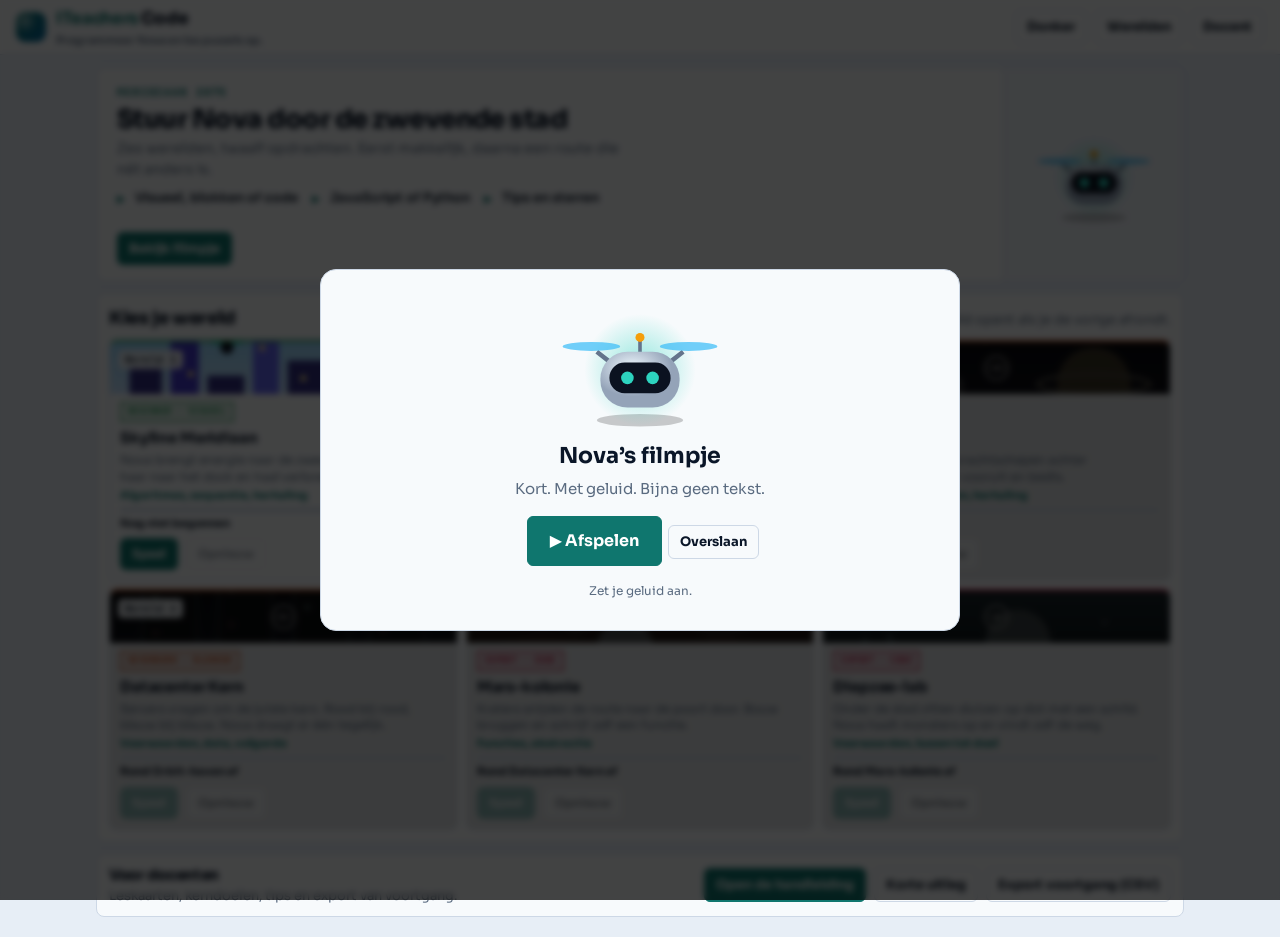
<file: index.html>
<!DOCTYPE html>
<html lang="nl">
<head>
<meta charset="utf-8">
<meta name="viewport" content="width=device-width, initial-scale=1, viewport-fit=cover">
<title>iTeachers Code — Meridiaan 2075</title>
<meta name="description" content="Programmeer Nova in drie niveaus: visueel, blokken of code. Een educatief spel van iTeachers voor groep 7, 8 en het voortgezet onderwijs.">
<link rel="icon" href="data:image/svg+xml,%3Csvg xmlns='http://www.w3.org/2000/svg' viewBox='0 0 32 32'%3E%3Crect rx='8' width='32' height='32' fill='%230f766e'/%3E%3Ccircle cx='16' cy='16' r='6' fill='%23fff'/%3E%3C/svg%3E">
<link rel="stylesheet" href="https://fonts.googleapis.com/css2?family=Sora:wght@500;600;700;800&family=JetBrains+Mono:wght@500;700&display=swap">
<script>
try { var t = localStorage.getItem("itc-theme"); if (t === "light" || t === "dark") document.documentElement.setAttribute("data-theme", t); } catch (e) {}
</script>
<link rel="stylesheet" href="css/app.css?v=20261026a">
</head>
<body class="home">
<header>
  <div class="logo"><span class="lgi" aria-hidden="true"></span><span><b>iTeachers</b> Code<small id="sub">Programmeer Nova en los puzzels op.</small></span></div>
  <div class="gh">
    <nav class="dots" id="dots" aria-label="Opdrachten"></nav>
    <div class="ctrl">
      <button type="button" class="btn" id="themebtn" aria-pressed="false">Donker</button>
      <button type="button" class="btn" id="wbtn">Werelden</button>
      <button type="button" class="btn" id="tbtn" aria-pressed="false">Docent</button>
    </div>
  </div>
</header>

<div id="game">
  <div class="top"><section id="mission" class="panel" aria-live="polite"></section></div>
  <div class="top" id="tn"></div>
  <main>
    <section class="card panel" id="boardCard">
      <div class="ch">
        <h2>Speelveld</h2>
        <div class="ctrl">
          <button type="button" class="btn go" id="run">Start</button>
          <button type="button" class="btn" id="step">Stap</button>
          <button type="button" class="btn" id="pause" disabled>Pauze</button>
          <button type="button" class="btn" id="reset">Opnieuw</button>
          <button type="button" class="btn" id="clear">Wis programma</button>
        </div>
        <div class="speed">
          <label for="speed">Snelheid</label>
          <select id="speed" aria-label="Afspeelsnelheid">
            <option value="500">Langzaam</option>
            <option value="300" selected>Normaal</option>
            <option value="140">Snel</option>
          </select>
          <button type="button" class="btn" id="soundbtn" aria-pressed="true">Geluid</button>
        </div>
      </div>
      <div class="boardwrap">
        <div class="board" id="board"></div>
        <div class="legend" id="legend"></div>
        <div class="msg" id="msg" role="status"></div>
        <div class="hintbox" id="hintbox" hidden>
          <div class="hinthead"><b>Tip</b> <span id="hintn"></span></div>
          <p id="hinttxt"></p>
        </div>
        <div class="ctrl foot">
          <button type="button" class="btn" id="hintbtn">Tip</button>
          <button type="button" class="btn" id="prev">Vorige</button>
          <button type="button" class="btn" id="next">Volgende</button>
        </div>
      </div>
    </section>
    <section class="card panel" id="editorCard">
      <div id="seghost"></div>
      <div id="editor"></div>
    </section>
  </main>
</div>

<div id="home">
  <section class="hero panel">
    <div class="hero-copy">
      <p class="tag mono">Meridiaan 2075</p>
      <h1>Stuur Nova door de zwevende stad</h1>
      <p class="lede">Zes werelden, twaalf opdrachten. Eerst makkelijk, daarna een route die nét anders is.</p>
      <ul class="hero-points">
        <li>Visueel, blokken of code</li>
        <li>JavaScript of Python</li>
        <li>Tips en sterren</li>
      </ul>
      <div class="ctrl hero-actions">
        <button type="button" class="btn go" id="tourbtn">Bekijk filmpje</button>
        <button type="button" class="btn" id="tourreplay" hidden>Bekijk opnieuw</button>
      </div>
    </div>
    <div class="hero-visual" aria-hidden="true">
      <div class="skyline"></div>
      <div class="mascot">
        <svg viewBox="0 0 220 170"><defs><radialGradient id="ng" cx=".4" cy=".3"><stop offset="0" stop-color="#f0f9ff"/><stop offset="1" stop-color="#94a3b8"/></radialGradient><radialGradient id="gl2"><stop offset="0" stop-color="#2dd4bf" stop-opacity=".5"/><stop offset="1" stop-color="#2dd4bf" stop-opacity="0"/></radialGradient></defs><ellipse cx="110" cy="156" rx="54" ry="8" fill="#0003"/><g class="float"><circle cx="110" cy="88" r="70" fill="url(#gl2)"/><path d="M58 68L76 82M162 68L144 82" stroke="#64748b" stroke-width="5"/><ellipse class="rot2" cx="52" cy="62" rx="36" ry="5" fill="#38bdf8" opacity=".7"/><ellipse class="rot2" cx="168" cy="62" rx="36" ry="5" fill="#38bdf8" opacity=".7"/><rect x="62" y="68" width="96" height="66" rx="32" fill="url(#ng)"/><rect x="72" y="80" width="76" height="36" rx="18" fill="#0b1220"/><circle cx="94" cy="98" r="8" fill="#2dd4bf"/><circle cx="126" cy="98" r="8" fill="#2dd4bf"/><path d="M110 68V52" stroke="#64748b" stroke-width="4"/><circle cx="110" cy="50" r="6" fill="#f59e0b"/></g></svg>
      </div>
    </div>
  </section>

  <section class="panel worlds">
    <div class="worlds-head">
      <h2>Kies je wereld</h2>
      <p class="worlds-note">Begin bij Skyline. Een nieuwe wereld opent als je de vorige afrondt.</p>
    </div>
    <div class="wg" id="wg"></div>
  </section>

  <section class="teacher">
    <div class="teacher-copy">
      <h2>Voor docenten</h2>
      <p>Leskaarten, kerndoelen, tips en export van voortgang.</p>
    </div>
    <div class="ctrl">
      <a class="btn go" href="handleiding.html">Open de handleiding</a>
      <button type="button" class="btn" id="guidebtn">Korte uitleg</button>
      <button type="button" class="btn" id="exportbtn">Export voortgang (CSV)</button>
    </div>
  </section>
</div>

<div class="modal" id="md"><div class="mc" id="mc" role="dialog" aria-modal="true"></div></div>
<script src="js/engine.js?v=20261005f"></script>
<script src="js/extra-levels.js?v=20260929"></script>
<script src="js/catalog.js?v=20261015c"></script>
<script src="js/app.js?v=20261026a"></script>
<script src="js/theme.js?v=20261001"></script>
</body>
</html>
</file>
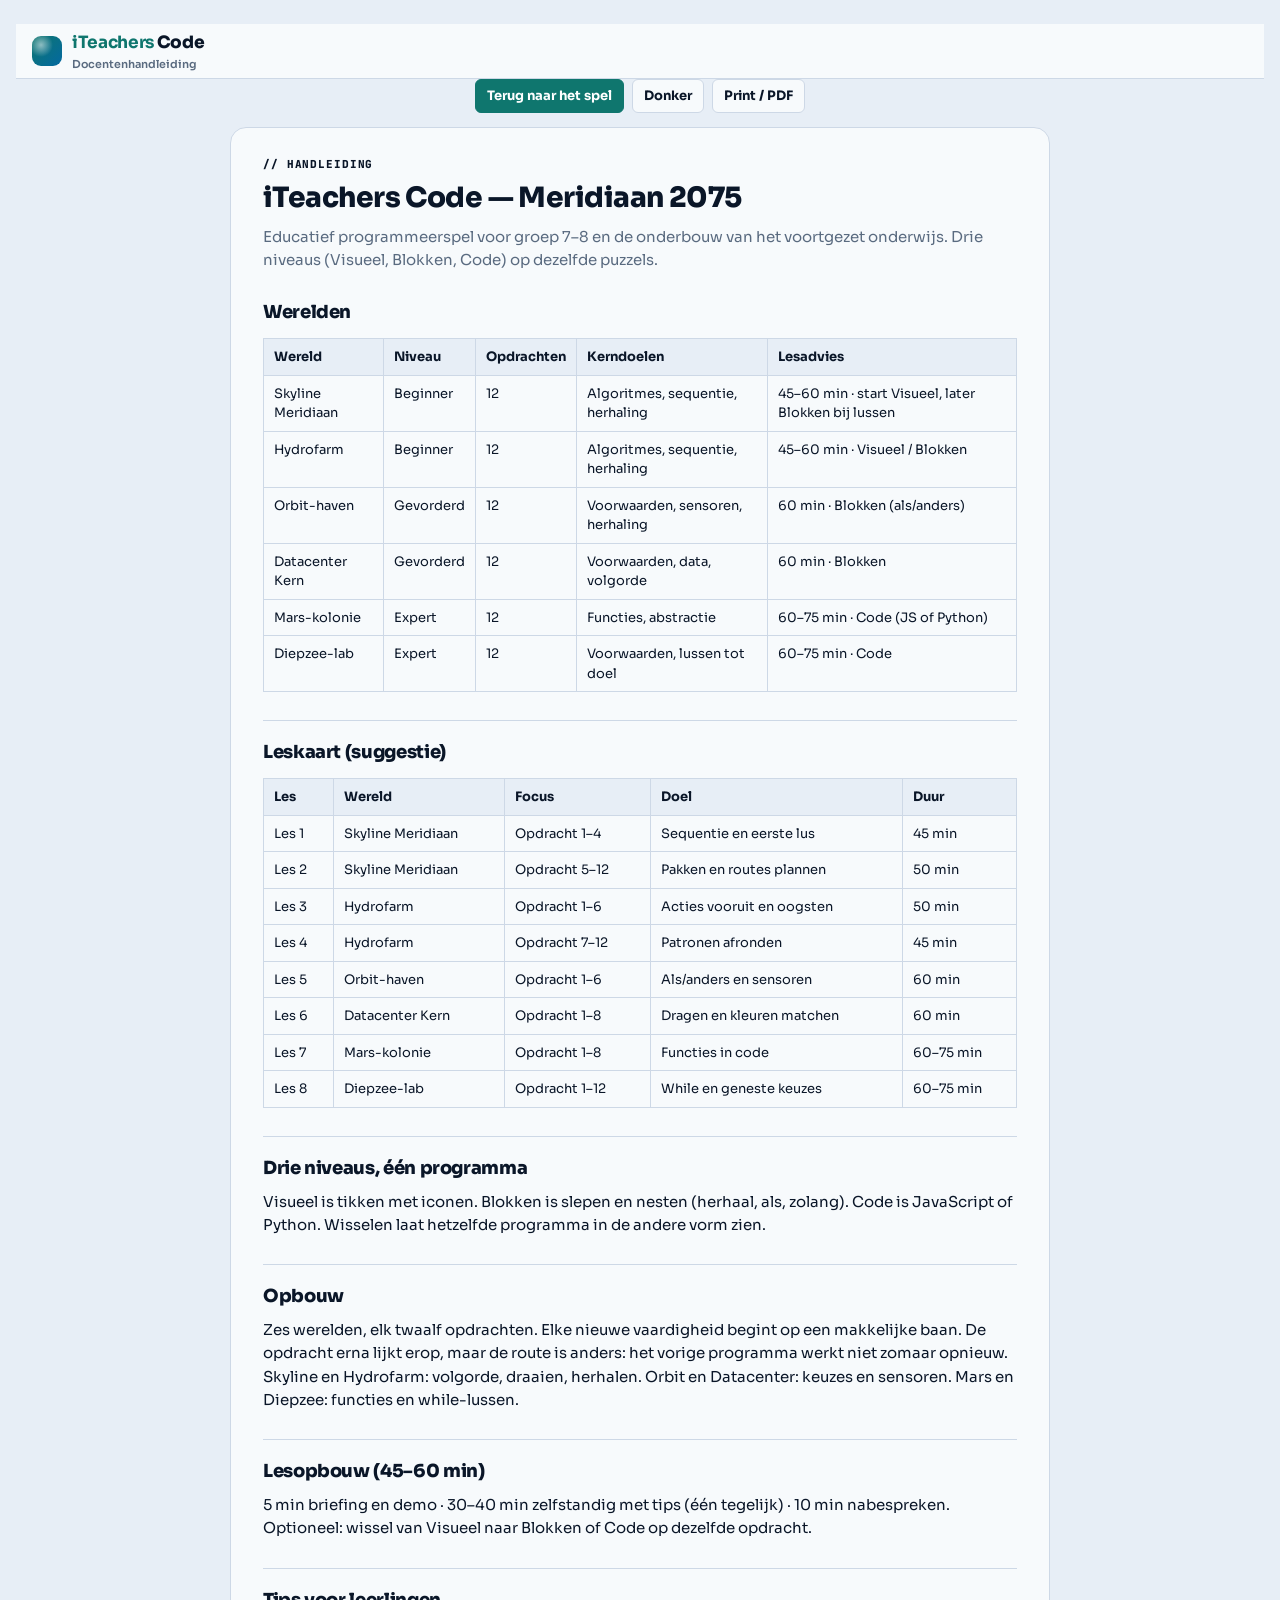
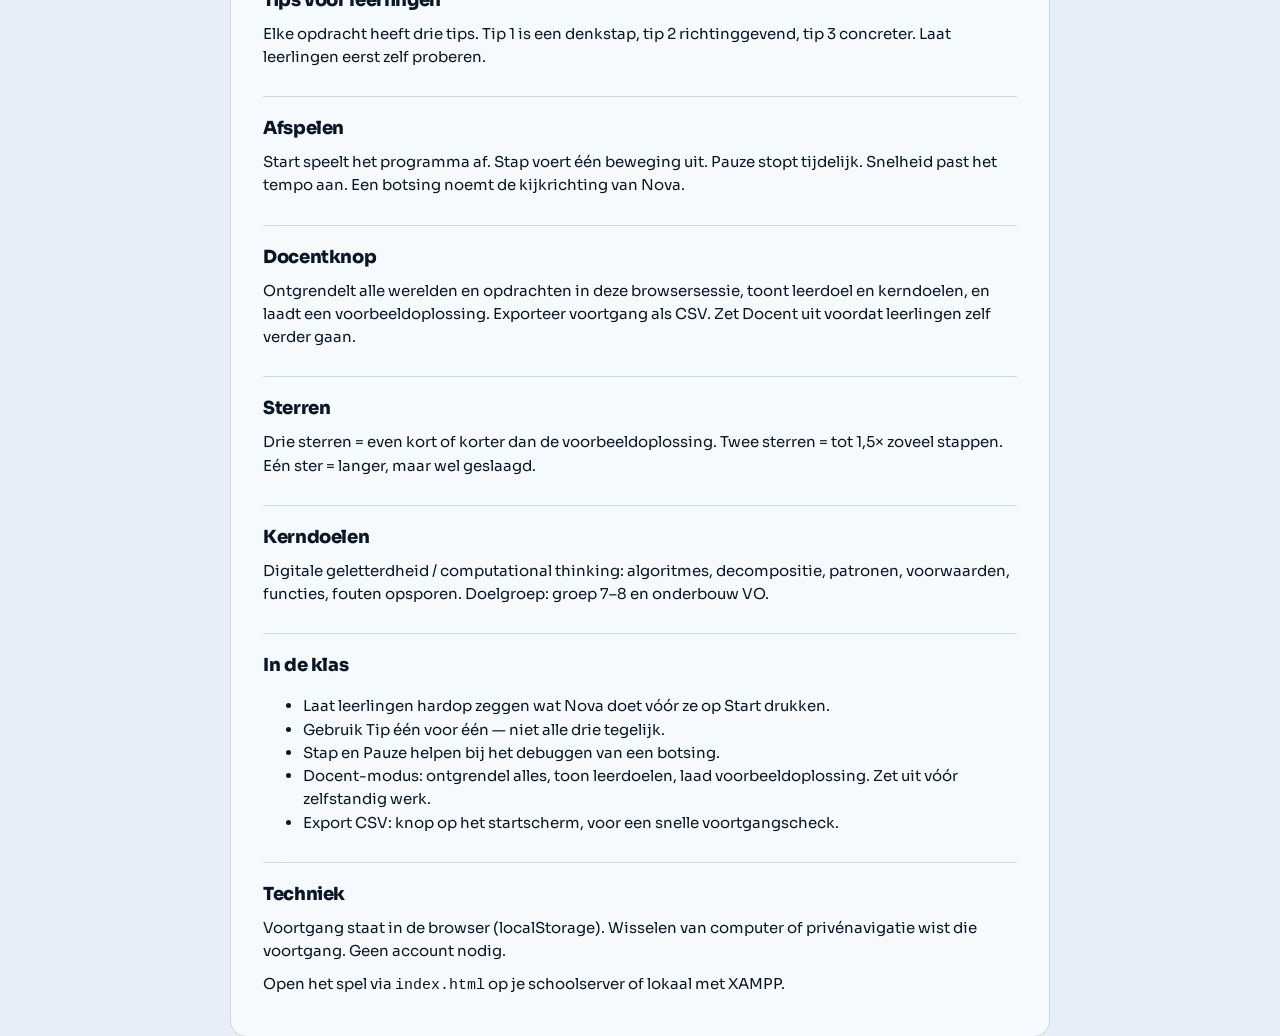
<file: handleiding.html>
<!DOCTYPE html>
<html lang="nl">
<head>
<meta charset="utf-8">
<meta name="viewport" content="width=device-width, initial-scale=1">
<title>Handleiding — iTeachers Code</title>
<link rel="stylesheet" href="https://fonts.googleapis.com/css2?family=Sora:wght@500;600;700;800&family=JetBrains+Mono:wght@500;700&display=swap">
<script>
try { var t = localStorage.getItem("itc-theme"); if (t === "light" || t === "dark") document.documentElement.setAttribute("data-theme", t); } catch (e) {}
</script>
<link rel="stylesheet" href="css/app.css?v=20261006d">
<style>
  body { font-family: Sora, "Segoe UI", system-ui, sans-serif; padding: 24px 16px 48px; }
  .doc { max-width: 820px; margin: 0 auto; background: var(--pn); border: 1px solid var(--ln); border-radius: 16px; padding: 28px 32px; box-shadow: var(--shadow); }
  .doc h1 { margin: 0 0 6px; font-size: 28px; letter-spacing: -.02em; }
  .doc h2 { margin: 28px 0 8px; font-size: 18px; border-top: 1px solid var(--ln); padding-top: 18px; }
  .doc h2:first-of-type { border-top: 0; padding-top: 0; }
  .doc p, .doc li { color: var(--ink); line-height: 1.55; }
  .doc .lead { color: var(--mut); font-size: 15px; }
  table.les { width: 100%; border-collapse: collapse; font-size: 13px; margin: 12px 0; }
  table.les th, table.les td { border: 1px solid var(--ln); padding: 8px 10px; text-align: left; vertical-align: top; }
  table.les th { background: var(--bg); }
  .topbar { max-width: 820px; margin: 0 auto 14px; display: flex; gap: 8px; flex-wrap: wrap; }
  @media print {
    body { background: #fff; padding: 0; }
    .topbar, header { display: none !important; }
    .doc { box-shadow: none; border: 0; padding: 0; }
  }
</style>
</head>
<body>
<header>
  <div class="logo"><span class="lgi"></span><span><b>iTeachers</b> Code<small>Docentenhandleiding</small></span></div>
</header>
<div class="topbar">
  <a class="btn go" href="index.html">Terug naar het spel</a>
  <button type="button" class="btn" id="themebtn" aria-pressed="false">Donker</button>
  <button type="button" class="btn" onclick="window.print()">Print / PDF</button>
</div>
<article class="doc" id="doc">
  <p class="tag mono">// handleiding</p>
  <h1>iTeachers Code — Meridiaan 2075</h1>
  <p class="lead">Educatief programmeerspel voor groep 7–8 en de onderbouw van het voortgezet onderwijs. Drie niveaus (Visueel, Blokken, Code) op dezelfde puzzels.</p>
  <div id="body">Laden…</div>
</article>
<script src="js/engine.js?v=20260929"></script>
<script src="js/extra-levels.js?v=20260929"></script>
<script src="js/catalog.js?v=20260929"></script>
<script>
(function () {
  const C = window.ITCCatalog;
  const worlds = C.WORLDS.map(w =>
    "<tr><td>" + w.n + "</td><td>" + w.k + "</td><td>" + w.levels.length + "</td><td>" + (w.kerndoelen || "") + "</td><td>" + (w.les || "") + "</td></tr>"
  ).join("");
  const lessons = (C.LESKAART || []).map(r =>
    "<tr><td>" + r.les + "</td><td>" + r.wereld + "</td><td>" + r.focus + "</td><td>" + r.doel + "</td><td>" + r.duur + "</td></tr>"
  ).join("");
  const guide = (C.GUIDE || []).map(g => "<h2>" + g.h + "</h2><p>" + g.p + "</p>").join("");
  document.getElementById("body").innerHTML =
    "<h2>Werelden</h2>" +
    "<table class=\"les\"><thead><tr><th>Wereld</th><th>Niveau</th><th>Opdrachten</th><th>Kerndoelen</th><th>Lesadvies</th></tr></thead><tbody>" + worlds + "</tbody></table>" +
    "<h2>Leskaart (suggestie)</h2>" +
    "<table class=\"les\"><thead><tr><th>Les</th><th>Wereld</th><th>Focus</th><th>Doel</th><th>Duur</th></tr></thead><tbody>" + lessons + "</tbody></table>" +
    guide +
    "<h2>In de klas</h2>" +
    "<ul>" +
    "<li>Laat leerlingen hardop zeggen wat Nova doet vóór ze op Start drukken.</li>" +
    "<li>Gebruik Tip één voor één — niet alle drie tegelijk.</li>" +
    "<li>Stap en Pauze helpen bij het debuggen van een botsing.</li>" +
    "<li>Docent-modus: ontgrendel alles, toon leerdoelen, laad voorbeeldoplossing. Zet uit vóór zelfstandig werk.</li>" +
    "<li>Export CSV: knop op het startscherm, voor een snelle voortgangscheck.</li>" +
    "</ul>" +
    "<h2>Techniek</h2>" +
    "<p>Voortgang staat in de browser (localStorage). Wisselen van computer of privénavigatie wist die voortgang. Geen account nodig.</p>" +
    "<p>Open het spel via <code>index.html</code> op je schoolserver of lokaal met XAMPP.</p>";
})();
</script>
<script src="js/theme.js?v=20261001"></script>
</body>
</html>
</file>
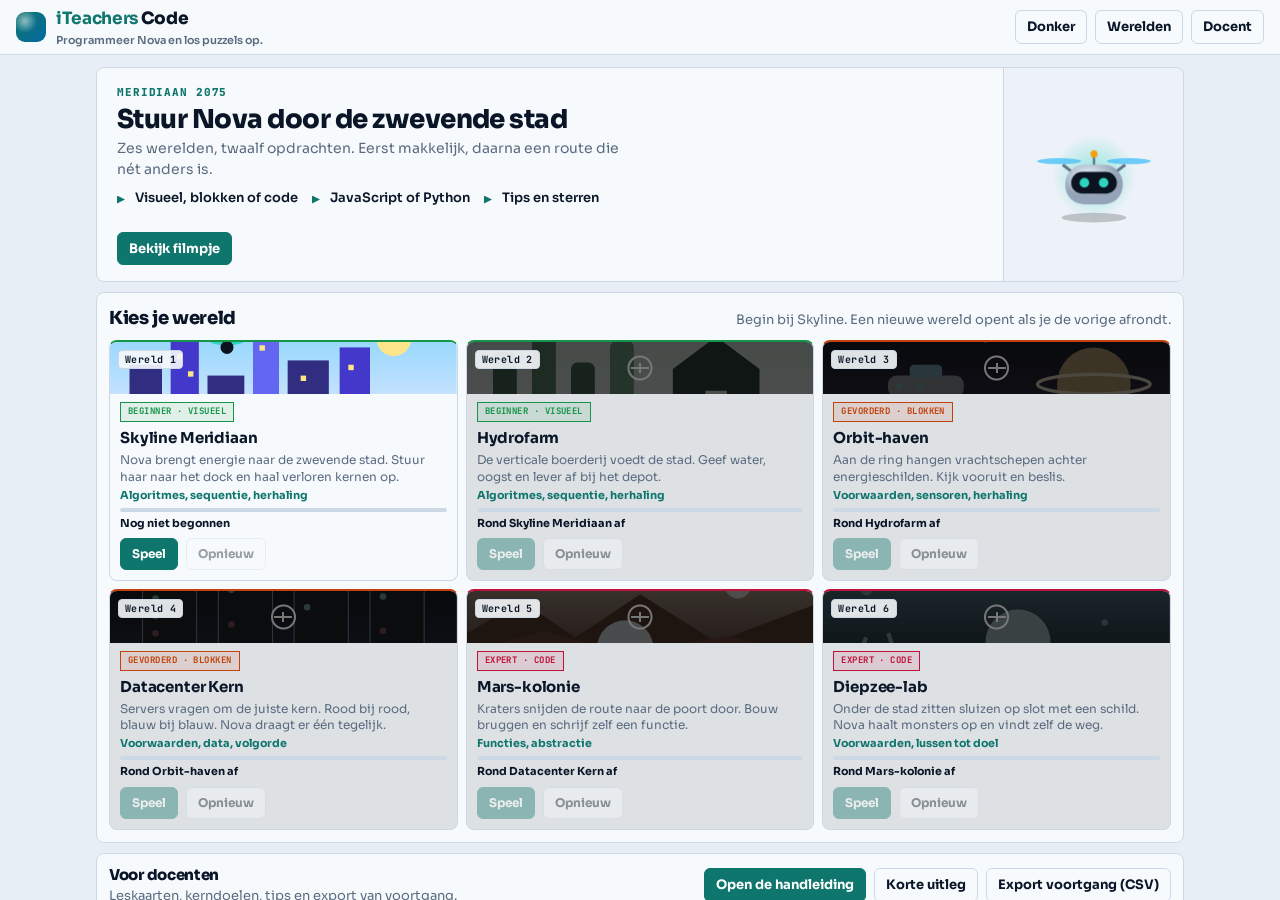
<file: iteachers-code.html>
<!DOCTYPE html>
<html lang="nl">
<head>
<meta charset="utf-8">
<meta http-equiv="refresh" content="0;url=index.html">
<title>Doorverwezen…</title>
<link rel="canonical" href="index.html">
</head>
<body>
<p>Deze pagina is verplaatst. Ga naar <a href="index.html">iTeachers Code</a>.</p>
</body>
</html>
</file>
<file: css/app.css>
:root {
  --bg: #e7eef6;
  --pn: #f7fafc;
  --ink: #0a1628;
  --mut: #5a6b80;
  --ac: #0f766e;
  --ac2: #0369a1;
  --ln: #cdd8e6;
  --tile: #dce6f1;
  --warn: #dc2626;
  --gl: #d97706;
  --go: #0f766e;
  --shadow: none;
  color-scheme: light;
  box-sizing: border-box;
  padding-top: env(safe-area-inset-top, 0px);
  padding-bottom: env(safe-area-inset-bottom, 0px);
}
:root[data-theme="dark"] {
  --bg: #060b14;
  --pn: #0c1422;
  --ink: #e8eef7;
  --mut: #8b9bb0;
  --ac: #2dd4bf;
  --ac2: #38bdf8;
  --ln: #1c2a40;
  --tile: #152238;
  --gl: #fbbf24;
  color-scheme: dark;
}
@media (prefers-color-scheme: dark) {
  :root:not([data-theme="light"]) {
    --bg: #060b14;
    --pn: #0c1422;
    --ink: #e8eef7;
    --mut: #8b9bb0;
    --ac: #2dd4bf;
    --ac2: #38bdf8;
    --ln: #1c2a40;
    --tile: #152238;
    --gl: #fbbf24;
    color-scheme: dark;
  }
}
* { box-sizing: border-box; }
html, body { height: 100%; }
body {
  margin: 0;
  color: var(--ink);
  font: 15px/1.5 Sora, "Segoe UI", system-ui, sans-serif;
  min-height: 100vh;
  background: var(--bg);
}
button, input, select, textarea { font: inherit; color: inherit; }
button { cursor: pointer; }
:focus-visible { outline: 2px solid var(--ac2); outline-offset: 2px; }
.mono { font-family: "JetBrains Mono", ui-monospace, Consolas, monospace; }

header {
  position: sticky;
  top: env(safe-area-inset-top, 0px);
  z-index: 20;
  display: flex;
  flex-wrap: wrap;
  gap: 10px;
  align-items: center;
  justify-content: space-between;
  padding: 6px 16px;
  border-bottom: 1px solid var(--ln);
  background: var(--pn);
}
.logo { display: flex; gap: 10px; align-items: center; font-size: 17px; font-weight: 800; letter-spacing: -.02em; flex: none; max-width: 100%; }
.logo b { color: var(--ac); }
.logo small { display: block; margin: 0; color: var(--mut); font-size: 11px; font-weight: 600; letter-spacing: 0; }
.lgi {
  width: 30px; height: 30px; border-radius: 9px; flex: none;
  background:
    radial-gradient(circle at 30% 30%, #fff8, transparent 40%),
    linear-gradient(135deg, var(--ac), var(--ac2));
}
.gh { display: flex; gap: 14px; align-items: center; flex-wrap: wrap; min-width: 0; }
body.home .gh .dots { display: none; }

.dots { display: flex; align-items: center; overflow-x: auto; max-width: min(52vw, 560px); flex: none; scrollbar-width: thin; }
.dot {
  width: 26px; height: 26px; flex: none; border-radius: 50%;
  border: 1px solid var(--ln); background: var(--pn); color: var(--mut);
  font-weight: 800; font-size: 11px;
}
.dot.done { background: var(--ac); border-color: var(--ac); color: #fff; }
.dot.cur { border-color: var(--ac2); color: var(--ink); box-shadow: inset 0 0 0 1px var(--ac2); }
.dot.done.cur { color: #fff; }
.dot:disabled { opacity: .38; cursor: not-allowed; }
.dot:hover:not(:disabled) { border-color: var(--ac); }
.bar { width: 8px; height: 2px; background: var(--ln); flex: none; }

.ctrl { display: flex; gap: 8px; flex-wrap: wrap; }
.btn {
  border: 1px solid var(--ln); background: var(--pn); color: var(--ink);
  border-radius: 6px;
  padding: 6px 11px; font-size: 13px; font-weight: 700;
}
.btn:hover:not(:disabled) { border-color: var(--ac); }
.btn:disabled { opacity: .4; cursor: not-allowed; }
.btn.go {
  background: var(--go);
  color: #fff; border-color: var(--go);
}
.btn.go:hover:not(:disabled) { filter: brightness(1.08); }

.panel {
  position: relative;
  background: var(--pn);
  border: 1px solid var(--ln);
}
.card {
  background: var(--pn);
  border: 1px solid var(--ln);
  border-radius: 8px;
}
.tag { font-size: 11px; letter-spacing: .08em; text-transform: uppercase; color: var(--ac); font-weight: 800; margin: 0 0 4px; }
h1, h2 { margin: 4px 0 8px; font-weight: 800; letter-spacing: -.02em; }
h2 { font-size: 20px; }
p { margin: 0 0 10px; }

body.home #game, body:not(.home) #home { display: none; }
#home {
  max-width: 1120px;
  margin: 0 auto;
  padding: 12px 16px 20px;
  display: flex;
  flex-direction: column;
  gap: 10px;
}
@keyframes rise {
  from { opacity: 0; transform: translateY(10px); }
  to { opacity: 1; transform: none; }
}

.hero {
  display: grid;
  grid-template-columns: minmax(0, 1fr) 180px;
  gap: 0;
  align-items: center;
  overflow: hidden;
  border-radius: 8px;
  padding: 0;
}
.hero-copy {
  padding: 16px 20px;
  display: flex;
  flex-direction: column;
  justify-content: center;
  position: relative;
  z-index: 1;
}
.brandline {
  margin: 0 0 4px;
  font-size: clamp(28px, 4vw, 40px);
  font-weight: 800;
  letter-spacing: -.03em;
  line-height: 1.05;
}
.brandline b { color: var(--ac); }
.hero h1 {
  margin: 0 0 4px;
  font-size: 26px;
  line-height: 1.15;
}
.lede { color: var(--mut); font-size: 14px; max-width: 52ch; margin: 0 0 8px; }
.hero-points {
  margin: 0 0 12px;
  padding: 0;
  list-style: none;
  display: flex;
  flex-wrap: wrap;
  gap: 4px 14px;
}
.hero-points li {
  position: relative;
  padding-left: 18px;
  font-size: 13px;
  font-weight: 600;
  color: var(--ink);
}
.hero-points li::before {
  content: "";
  position: absolute;
  left: 0; top: .55em;
  width: 8px; height: 8px;
  background: var(--ac);
  clip-path: polygon(0 0, 100% 50%, 0 100%);
}
.hero-visual {
  position: relative;
  min-height: 0;
  height: 100%;
  display: grid;
  place-items: center;
  overflow: hidden;
  border-left: 1px solid var(--ln);
  background: color-mix(in srgb, var(--bg) 65%, var(--pn));
}
.skyline { display: none; }
.mascot { width: 132px; position: relative; z-index: 1; }
.mascot svg { width: 100%; display: block; }

.worlds { padding: 12px; border-radius: 8px; }
.worlds-head {
  display: flex;
  justify-content: space-between;
  gap: 12px;
  align-items: baseline;
  margin-bottom: 8px;
  flex-wrap: wrap;
}
.worlds-head h2 { margin: 0; font-size: 18px; }
.worlds-note { margin: 0; color: var(--mut); font-size: 13px; }
.wg { display: grid; grid-template-columns: repeat(3, minmax(0, 1fr)); gap: 8px; }
.wcard {
  --lc: var(--ac2);
  position: relative;
  border: 1px solid var(--ln);
  border-top: 2px solid var(--lc);
  padding: 0;
  background: var(--pn);
  display: flex;
  flex-direction: column;
  overflow: hidden;
  border-radius: 8px;
}
.wcard.Beginner { --lc: #15944a; }
.wcard.Gevorderd { --lc: #c2410c; }
.wcard.Expert { --lc: #be123c; }
.wcard:not(.off):hover { border-color: var(--lc); }
.wcard.off { background: color-mix(in srgb, var(--pn) 90%, #000); }
.wcard.off .art { filter: grayscale(.7) brightness(.78); }
.wbody { padding: 8px 10px 10px; display: flex; flex-direction: column; gap: 3px; flex: 1; }
.wid {
  position: absolute; top: 8px; left: 8px; z-index: 2;
  font-size: 10px; font-weight: 700; letter-spacing: .04em;
  color: var(--ink); background: color-mix(in srgb, var(--pn) 90%, transparent);
  border: 1px solid var(--ln); border-radius: 4px; padding: 1px 6px;
}
.art { position: relative; overflow: hidden; height: 52px; }
.art svg { width: 100%; height: 100%; display: block; }
.wcard.off .art::before {
  content: "";
  position: absolute; inset: 0; z-index: 1;
  background:
    linear-gradient(#0006, #0006),
    radial-gradient(circle at center, transparent 0 10px, #fff 11px 12px, transparent 13px),
    linear-gradient(#fff, #fff) center / 18px 2px no-repeat,
    linear-gradient(#fff, #fff) center / 2px 10px no-repeat;
  background-color: #0005;
}
.wcard h3 { margin: 2px 0 0; font-size: 15px; letter-spacing: -.01em; }
.wcard p { font-size: 12px; color: var(--mut); margin: 0; line-height: 1.35; }
.wcard .wbody > p:not(.kd) {
  display: -webkit-box;
  -webkit-line-clamp: 2;
  -webkit-box-orient: vertical;
  overflow: hidden;
  max-height: 2.7em;
  flex: none;
}
.lvl {
  align-self: flex-start;
  font-family: "JetBrains Mono", monospace;
  font-size: 9px; font-weight: 700; letter-spacing: .05em; text-transform: uppercase;
  padding: 2px 7px; color: var(--lc); border: 1px solid var(--lc);
  background: color-mix(in srgb, var(--lc) 10%, transparent);
}
.pbar { height: 4px; border-radius: 9px; background: var(--ln); overflow: hidden; margin-top: 2px; }
.pbar i { display: block; height: 100%; background: linear-gradient(90deg, var(--ac), var(--ac2)); transition: width .4s ease; }
.pr { font-weight: 700; font-size: 11px; }
.wcard .btn { padding: 6px 11px; font-size: 12px; }
.wcard .ctrl { margin-top: 4px; }
.kd { font-size: 11px !important; color: var(--ac) !important; font-weight: 700; margin: 0 !important; }

.teacher {
  display: flex;
  flex-wrap: wrap;
  align-items: center;
  justify-content: space-between;
  gap: 8px 16px;
  padding: 10px 12px;
  border: 1px solid var(--ln);
  border-radius: 8px;
  background: var(--pn);
}
.teacher-copy { min-width: 220px; }
.teacher h2 { margin: 0; font-size: 15px; }
.teacher p { color: var(--mut); margin: 0; font-size: 13px; }

body:not(.home) { height: 100dvh; overflow: hidden; display: flex; flex-direction: column; }
body:not(.home) header { flex: none; }
#game { flex: 1; min-height: 0; height: auto; display: flex; flex-direction: column; overflow: hidden; }
.top { padding: 8px 14px 0; flex: none; }
#mission {
  display: grid;
  grid-template-columns: 1fr minmax(220px, 36%);
  gap: 14px;
  align-items: center;
  padding: 8px 12px;
  border-radius: 8px;
}
#mission h2 { margin: 0 0 2px; font-size: 17px; }
#mission p { margin: 0; color: var(--mut); font-size: 13px; }
.doel {
  background: color-mix(in srgb, var(--gl) 12%, var(--pn));
  border: 1px solid color-mix(in srgb, var(--gl) 40%, var(--ln));
  border-radius: 6px;
  padding: 8px 10px;
  font-size: 13px;
}
.doel b { display: block; margin-bottom: 2px; }
#tn { padding-top: 8px; }
#tn:empty { display: none; }
main {
  flex: 1 1 0; min-height: 0;
  display: grid;
  grid-template-columns: minmax(0, 46%) minmax(0, 1fr);
  gap: 8px;
  padding: 8px 12px 10px;
  overflow: hidden;
}
main .card { min-height: 0; height: 100%; padding: 12px 14px; display: flex; flex-direction: column; }
#boardCard { overflow: hidden; }
#editorCard { overflow: visible; }
.ch { display: flex; justify-content: space-between; gap: 8px; align-items: center; align-content: flex-start; margin-bottom: 8px; flex-wrap: wrap; flex: none; }
.ch h2 { margin: 0; font-size: 15px; }
.foot { margin-top: 8px; }
.boardwrap { flex: 1; min-height: 0; display: flex; flex-direction: column; align-items: center; justify-content: safe center; gap: 8px; overflow: auto; }
.board {
  position: relative; display: grid; gap: 5px; padding: 10px; border-radius: 8px;
  background: color-mix(in srgb, var(--bg) 55%, var(--pn));
  border: 1px solid var(--ln);
}
.t { position: relative; border-radius: 4px; }
.t.wall {
  background:
    radial-gradient(circle, color-mix(in srgb, var(--gl) 65%, transparent) 1.2px, transparent 1.7px) 0 0 / 9px 9px,
    linear-gradient(180deg, color-mix(in srgb, var(--ink) 16%, var(--pn)), color-mix(in srgb, var(--ink) 6%, var(--pn)));
  opacity: .5;
}
.t.f {
  background: var(--tile);
  box-shadow: inset 0 0 0 1px var(--ln);
}
.t.s::before { content: ""; position: absolute; inset: 18%; border-radius: 8px; border: 2px dashed var(--ac2); }
.t.e::after {
  content: ""; position: absolute; inset: 22%; border-radius: 50%;
  border: 3px solid var(--ac);
  box-shadow: 0 0 14px color-mix(in srgb, var(--ac) 70%, transparent);
  animation: pulse 2s ease-in-out infinite;
}
@keyframes pulse { 50% { box-shadow: 0 0 22px color-mix(in srgb, var(--ac) 90%, transparent); transform: scale(1.04); } }
.t.core::after, .t.crop::after, .t.crate::after, .t.slot::after, .t.plant::after, .t.shield::after, .t.crater::after, .t.bridge::after { content: ""; position: absolute; }
.t.core::after { inset: 28%; background: linear-gradient(135deg, #fde68a, var(--gl)); transform: rotate(45deg); border-radius: 3px; box-shadow: 0 0 10px var(--gl); }
.t.crop::after { inset: 26%; background: #16a34a; border-radius: 50% 50% 45% 45%; box-shadow: 0 0 8px #16a34a88; }
.t.plant, .t.shield, .t.crater { background: color-mix(in srgb, var(--ink) 7%, var(--pn)); box-shadow: inset 0 0 0 1px var(--ln); }
.t.plant::before { content: ""; position: absolute; left: 50%; top: 18%; bottom: 18%; width: 3px; background: #15803d; transform: translateX(-50%); }
.t.plant::after { inset: 18% 22% auto; height: 42%; background: #4ade80; clip-path: polygon(50% 0, 100% 100%, 0 100%); }
.t.shield::after { inset: 20%; background: #22d3ee; clip-path: polygon(50% 0, 100% 25%, 100% 75%, 50% 100%, 0 75%, 0 25%); box-shadow: 0 0 10px #22d3ee88; }
.t.crater::after { inset: 22%; border-radius: 50%; background: radial-gradient(circle at 40% 40%, #fdba74, #9a3412 55%, #431407); }
.t.bridge::after { inset: 38% 12%; background: repeating-linear-gradient(90deg, #94a3b8 0 4px, transparent 4px 8px); }
.t.crate { box-shadow: inset 0 0 0 1px var(--ln); }
.t.crate.r::after { inset: 24%; border-radius: 4px; background: #e11d48; }
.t.crate.b::after { inset: 24%; border-radius: 4px; background: #2563eb; }
.t.slot::after { inset: 18%; border-radius: 5px; border: 2px dashed currentColor; }
.t.slot.r { color: #e11d48; }
.t.slot.b { color: #2563eb; }
.t.slot.filled.r::after { background: #e11d48; border-style: solid; }
.t.slot.filled.b::after { background: #2563eb; border-style: solid; }
.legend { display: flex; flex-wrap: wrap; gap: 8px 12px; justify-content: center; min-height: 18px; }
.legend span { display: inline-flex; align-items: center; gap: 5px; font-size: 11px; color: var(--mut); font-weight: 700; }
.legend .sw { width: 14px; height: 14px; position: relative; border-radius: 3px; flex: none; }
.msg { min-height: 18px; font-weight: 700; text-align: center; font-size: 13px; }
.msg.ok { color: var(--ac); }
.msg.no { color: var(--warn); }

.drone { position: absolute; display: grid; place-items: center; pointer-events: none; transition: left .28s ease, top .28s ease, transform .28s ease; z-index: 2; }
.drone svg { width: 86%; height: 86%; overflow: visible; filter: drop-shadow(0 5px 6px #0005); }
.drone.bad .body { fill: var(--warn); }
.drone.carry-r::after, .drone.carry-b::after { content: ""; position: absolute; width: 18%; height: 18%; border-radius: 3px; bottom: 18%; left: 18%; box-shadow: 0 0 6px currentColor; }
.drone.carry-r::after { background: #e11d48; }
.drone.carry-b::after { background: #2563eb; }
.rot { transform-box: fill-box; transform-origin: center; animation: sp .25s linear infinite; }
.rot2 { transform-box: fill-box; transform-origin: center; animation: bob .18s ease-in-out infinite alternate; }
.float { animation: fl 3.2s ease-in-out infinite; }
@keyframes fl { 50% { transform: translateY(-8px); } }
@keyframes bob { 50% { transform: scale(1.06); } }
@keyframes sp { to { transform: rotate(180deg); } }
@media (prefers-reduced-motion: reduce) {
  .drone, .rot, .rot2, .float, .t.e::after, .skyline, #home { animation: none; transition: none; }
}

.ov { position: absolute; inset: 0; border-radius: 20px; background: #070b14d0; display: none; place-items: center; text-align: center; color: #fff; z-index: 3; padding: 12px; backdrop-filter: blur(4px); }
.ov.show { display: grid; animation: rise .35s ease-out; }
.ov h3 { margin: 0 0 6px; font-size: 22px; }
.stars { font-size: 28px; letter-spacing: 4px; color: var(--gl); text-shadow: 0 0 12px var(--gl); margin-bottom: 8px; }

#seghost { position: relative; z-index: 4; flex: none; padding-bottom: 8px; }
#editor { overflow: auto; min-height: 0; flex: 1; scrollbar-width: thin; }
.seg { display: flex; background: color-mix(in srgb, var(--bg) 80%, var(--pn)); border: 1px solid var(--ln); border-radius: 12px; padding: 3px; gap: 3px; width: max-content; max-width: 100%; position: relative; }
.seg > button { border: 0; background: none; color: var(--mut); padding: 7px 13px; border-radius: 9px; font-weight: 800; text-align: left; transition: background .15s, color .15s; }
.seg > button small { display: block; font-size: 10px; font-weight: 600; opacity: .8; }
.seg > button.on { background: var(--ac); color: #fff; }
.menu { position: absolute; top: calc(100% + 6px); right: 0; background: var(--pn); border: 1px solid var(--ln); border-radius: 10px; box-shadow: var(--shadow); display: flex; flex-direction: column; min-width: 160px; padding: 4px; z-index: 6; }
.menu button { border: 0; background: none; text-align: left; padding: 8px 10px; border-radius: 8px; font-weight: 700; }
.menu button:hover, .menu button.on { background: var(--bg); }

.hint { font-size: 12px; color: var(--mut); margin: 8px 0 0; }
.pal { display: flex; flex-wrap: wrap; gap: 8px; margin: 8px 0; }
.pb { border: 1px solid var(--ln); background: var(--bg); border-radius: 10px; padding: 8px 10px; font-weight: 700; display: inline-flex; align-items: center; gap: 6px; transition: border-color .15s, transform .15s; }
.pb svg, .ic svg, .blk svg, .bp svg { width: 18px; height: 18px; display: block; }
.pb.big { width: 78px; height: 78px; flex-direction: column; justify-content: center; gap: 4px; font-size: 11px; }
.pb.big svg { width: 26px; height: 26px; }
.pb:hover { border-color: var(--ac); transform: translateY(-1px); }
.tabs { display: flex; gap: 4px; margin-top: 4px; }
.tabs button { border: 0; border-bottom: 3px solid var(--ln); background: none; font-weight: 800; padding: 6px 10px; }
.tabs button.on { border-color: var(--ac); }
.strip { display: flex; flex-wrap: wrap; gap: 6px; align-items: center; min-height: 74px; padding: 8px; border: 1px dashed var(--ln); border-radius: 12px; background: color-mix(in srgb, var(--bg) 50%, transparent); }
.ic { width: 52px; height: 52px; border: 0; border-radius: 12px; background: var(--ac2); color: #fff; display: grid; place-items: center; }
.ic svg { width: 24px; height: 24px; }
.ic.run, .blk.run { outline: 3px solid var(--gl); }
.grp { display: inline-flex; flex-wrap: wrap; gap: 4px; align-items: center; padding: 4px; border-radius: 12px; border: 1px dashed var(--ac2); background: color-mix(in srgb, var(--ac2) 8%, transparent); }
.grp.loop { border-color: var(--gl); }
.grp.on { border-style: solid; background: color-mix(in srgb, var(--gl) 16%, transparent); }
.grp .gt { display: inline-flex; align-items: center; gap: 4px; }
.grp .nudge { border: 0; background: var(--pn); color: var(--ink); border-radius: 6px; width: 22px; height: 22px; padding: 0; font-weight: 800; }
.selnote .btn { margin-left: 6px; padding: 4px 8px; font-size: 12px; }
.grp.cond { border-color: #e11d48; }
.grp.fn { border-color: #64748b; }
.gt { font-size: 11px; font-weight: 800; padding: 0 4px; color: var(--ink); }
.gx { border: 0; background: #0003; color: var(--ink); border-radius: 6px; width: 22px; height: 22px; }

.stack { display: flex; flex-direction: column; gap: 4px; }
.blk { display: flex; align-items: center; gap: 8px; padding: 7px 8px 7px 10px; border-radius: 8px; background: #0369a1; color: #fff; font-weight: 700; margin: 3px 0; }
.blk svg { flex: none; }
.blk .x, .bh button.x { margin-left: auto; border: 0; background: #0003; color: inherit; border-radius: 6px; width: 22px; height: 22px; flex: none; }
.blk.act { background: #0f766e; }
.blk.rep { background: #b45309; display: block; }
.blk.cond { background: #be123c; display: block; }
.blk.while { background: #0e7490; display: block; }
.blk.fn { background: #334155; display: block; }
.blk.call { background: #1e293b; }
.blk.start { background: #15803d; }
.bh { display: flex; align-items: center; gap: 6px; }
.bh button, .blk button.n { border: 0; background: #0003; color: inherit; border-radius: 6px; min-width: 22px; height: 22px; }
.bh select, .bh input { background: #fff; color: #0b1220; border: 0; border-radius: 6px; padding: 2px 6px; font-weight: 700; }
.socket { min-height: 36px; margin-top: 6px; padding: 4px; border-radius: 8px; background: #0003; }
.socket.on { box-shadow: inset 0 0 0 2px #fff; }
.stack > .socket { background: color-mix(in srgb, var(--bg) 65%, transparent); border: 2px dashed var(--ln); min-height: 56px; padding: 8px; }
.stack > .socket.on { border-color: var(--ac); box-shadow: none; }
.addplus { display: flex; align-items: center; gap: 8px; margin-top: 4px; color: var(--mut); font-size: 13px; font-weight: 700; }
.socket > .addplus:first-child { margin-top: 0; }
.addplus i {
  width: 32px; height: 32px; display: grid; place-items: center; flex: none;
  border: 2px dashed var(--ac); border-radius: 8px; color: var(--ac);
  font-style: normal; font-size: 20px; font-weight: 800; line-height: 1;
}
.socket.on > .addplus i { background: var(--ac); color: #fff; border-style: solid; }
.blk .addplus { color: #fff; }
.blk .addplus i { border-color: #fff; color: #fff; }
.blk .socket.on > .addplus i { background: #fff; color: #0f766e; }
.selnote { font-size: 12px; color: var(--mut); margin: 6px 0; }
.split { display: grid; grid-template-columns: minmax(0, 1fr) minmax(220px, .8fr); gap: 12px; align-items: start; }
.codep { background: #050810; border: 1px solid var(--ln); border-radius: 10px; padding: 10px; }
.cph { display: flex; gap: 6px; align-items: center; color: #8b98ad; font-size: 12px; margin-bottom: 8px; }
.cph button { border: 1px solid #1e2a40; background: none; color: #8b98ad; border-radius: 6px; padding: 3px 8px; }
.cph button.on { background: var(--ac); border-color: var(--ac); color: #fff; font-weight: 800; }
.codep pre, textarea { font: 13px/1.55 "JetBrains Mono", ui-monospace, Consolas, monospace; }
.codep pre { margin: 0; color: #a7f3d0; white-space: pre-wrap; min-height: 80px; }
textarea { width: 100%; height: min(320px, 42vh); resize: vertical; background: #050810; color: #a7f3d0; border: 1px solid var(--ln); border-radius: 10px; padding: 12px; }
.err { color: var(--warn); font-size: 13px; min-height: 18px; font-weight: 700; }
.api { display: flex; flex-wrap: wrap; gap: 6px; margin: 6px 0 8px; }
.api code { background: var(--bg); border: 1px solid var(--ln); border-radius: 6px; padding: 2px 6px; font-size: 12px; }

.modal { position: fixed; inset: 0; background: #000b; display: none; place-items: center; z-index: 50; padding: 16px; backdrop-filter: blur(3px); }
.modal.show { display: grid; }
.mc { background: var(--pn); border: 1px solid var(--ln); border-radius: 16px; padding: 22px; max-width: 520px; width: 100%; max-height: min(80dvh, 640px); overflow: auto; box-shadow: var(--shadow); animation: rise .3s ease-out; }
.mc h3 { margin: 0 0 8px; font-size: 20px; }
.mc p { color: var(--ink); }
.mc .ctrl { justify-content: flex-end; margin-top: 14px; }
.bp { display: inline-grid; place-items: center; width: 42px; height: 42px; border-radius: 10px; background: var(--ac2); color: #fff; margin-right: 8px; vertical-align: middle; }
.guide h3 { margin-top: 14px; }
.guide h3:first-child { margin-top: 0; }

.speed { display: inline-flex; align-items: center; gap: 6px; font-size: 12px; font-weight: 700; color: var(--mut); flex: none; }
.speed select { border: 1px solid var(--ln); background: var(--pn); border-radius: 8px; padding: 4px 8px; font-weight: 700; color: var(--ink); flex: none; }
.hintbox { width: min(100%, 420px); margin-top: 4px; padding: 8px 10px; border-radius: 10px; border: 1px solid color-mix(in srgb, var(--gl) 45%, var(--ln)); background: color-mix(in srgb, var(--gl) 10%, var(--pn)); text-align: left; }
.hintbox p { margin: 2px 0 0; font-size: 13px; color: var(--ink); }
.hinthead { font-size: 11px; color: var(--mut); }
.meta { font-size: 11px; color: var(--ac); margin: 4px 0 0 !important; }
a.btn { text-decoration: none; display: inline-flex; align-items: center; }
table.les { width: 100%; border-collapse: collapse; font-size: 12.5px; margin: 10px 0; }
table.les th, table.les td { border: 1px solid var(--ln); padding: 6px 8px; text-align: left; }

@media (max-width: 1100px) {
  header { padding: 4px 10px; gap: 8px; }
  .logo { font-size: 15px; }
  .dot { width: 22px; height: 22px; font-size: 10px; }
  .bar { width: 5px; }
  .btn { padding: 5px 8px; font-size: 12px; }
  main { grid-template-columns: minmax(220px, 40%) minmax(0, 1fr); gap: 6px; padding: 6px 8px 8px; }
  #mission { gap: 10px; padding: 6px 10px; }
}
@media (max-width: 980px) {
  .hero, .split { grid-template-columns: 1fr; }
  .dots { max-width: none; flex: 1; }
  .hero { min-height: 0; grid-template-columns: 1fr; }
  .hero-visual { min-height: 0; height: 88px; border-left: 0; border-top: 1px solid var(--ln); }
  .mascot { width: 78px; }
}
@media (max-width: 720px) {
  .wg { grid-template-columns: 1fr 1fr; }
  .ch { flex-direction: column; align-items: flex-start; }
  .dots { max-width: 92vw; flex: none; }
  .speed { width: 100%; }
  .hero-copy { padding: 20px 18px; }
  .brandline { font-size: 26px; }
  main, #mission { grid-template-columns: 1fr; }
  main { overflow: visible; flex: 1 0 auto; }
  main .card { height: auto; }
  body:not(.home) { height: auto; overflow: visible; display: block; }
  #game { height: auto; overflow: visible; }
  #boardCard .ch .ctrl { width: 100%; }
  #editor { min-height: 160px; }
}
@media (max-width: 520px) {
  .wg { grid-template-columns: 1fr; }
}
@media (max-width: 740px) {
  .gh { flex: 1 1 100%; justify-content: space-between; }
  .dots { max-width: 100%; }
}
@media (max-height: 560px) {
  .logo small { display: none; }
  #mission h2 { font-size: 15px; }
  .top { padding-top: 2px; }
}
@media (max-height: 720px) {
  body:not(.home) header { padding-top: 4px; padding-bottom: 4px; }
  .top { padding: 4px 12px 0; }
  #mission { padding: 6px 10px; }
  #mission h2 { font-size: 16px; }
  #mission p { font-size: 12px; line-height: 1.35; }
  .doel { padding: 6px 8px; }
  main { padding: 4px 10px 6px; }
  main .card { padding: 8px 10px; }
  .ch { margin-bottom: 4px; }
  .boardwrap { gap: 4px; }
  .modal { padding: 8px; }
  .mc { max-height: calc(100dvh - 16px); }
  .film-stage { min-height: 72px; padding: 8px; }
  .film-gate .tour-nova { max-width: 120px; }
  .film-main h3 { margin: 6px 0; font-size: 18px; }
}

.hero-actions { margin-top: 12px; }
.tour {
  display: grid;
  grid-template-columns: minmax(120px, 160px) minmax(0, 1fr);
  gap: 16px;
  align-items: center;
}
.tour-nova { width: 100%; max-width: 150px; margin: 0 auto; }
.tour-nova svg { width: 100%; display: block; }
.tour-bubble {
  position: relative;
  background: color-mix(in srgb, var(--bg) 70%, var(--pn));
  border: 1px solid var(--ln);
  border-radius: 14px;
  padding: 14px 16px;
}
.tour-bubble::before {
  content: "";
  position: absolute;
  left: -8px; top: 28px;
  width: 14px; height: 14px;
  background: color-mix(in srgb, var(--bg) 70%, var(--pn));
  border-left: 1px solid var(--ln);
  border-bottom: 1px solid var(--ln);
  transform: rotate(45deg);
}
.tour-kicker { margin: 0 0 4px; font-size: 11px; font-weight: 800; letter-spacing: .08em; text-transform: uppercase; color: var(--ac); }
.tour-bubble h3 { margin: 0 0 6px; font-size: 18px; }
.tour-bubble p { margin: 0; color: var(--ink); font-size: 14px; line-height: 1.5; }
.tour-visual { margin-top: 12px; display: flex; flex-wrap: wrap; gap: 8px; }
.tour-chip {
  display: inline-flex; align-items: center; gap: 6px;
  padding: 6px 10px; border-radius: 8px;
  background: var(--pn); border: 1px solid var(--ln);
  font-size: 12px; font-weight: 700;
}
.tour-chip i {
  width: 22px; height: 22px; border-radius: 6px;
  display: grid; place-items: center; color: #fff; background: var(--ac2);
  font-style: normal; font-size: 12px;
}
.tour-chip i.teal { background: var(--ac); }
.tour-chip i.amber { background: var(--gl); color: #1a1200; }
.tour-progress { display: flex; gap: 5px; margin: 14px 0 4px; justify-content: center; }
.tour-progress span { width: 8px; height: 8px; border-radius: 50%; background: var(--ln); }
.tour-progress span.on { background: var(--ac); transform: scale(1.2); }
.mc.tour-mc { max-width: 560px; }
@media (max-width: 560px) {
  .tour { grid-template-columns: 1fr; }
  .tour-bubble::before { display: none; }
  .tour-nova { max-width: 120px; }
}

.film-mc { max-width: min(640px, 96vw) !important; padding: 18px !important; }
.film-gate { text-align: center; padding: 8px 4px 0; }
.film-gate .tour-nova { max-width: 180px; margin: 0 auto 8px; }
.film-gate h3 { margin: 0 0 6px; font-size: 22px; }
.film-gate p { color: var(--mut); margin: 0 0 12px; }
.film-play { font-size: 16px !important; padding: 12px 22px !important; margin: 4px 6px; }
.film-note { font-size: 12px !important; margin-top: 12px !important; }
.film-top { display: flex; justify-content: space-between; align-items: center; margin-bottom: 10px; gap: 8px; }
.film-live { font-size: 12px; font-weight: 700; color: var(--ac); }
.film-body { display: grid; grid-template-columns: minmax(110px, 150px) minmax(0, 1fr); gap: 14px; align-items: center; }
.film-main h3 { margin: 10px 0 8px; font-size: 22px; letter-spacing: -.02em; }
.film-stage {
  position: relative;
  min-height: 120px;
  border-radius: 14px;
  border: 1px solid var(--ln);
  background:
    radial-gradient(circle at 30% 20%, color-mix(in srgb, var(--ac2) 18%, transparent), transparent 50%),
    linear-gradient(160deg, color-mix(in srgb, var(--pn) 80%, var(--ac)), var(--pn));
  display: grid; place-items: center; gap: 8px; padding: 14px; overflow: hidden;
}
.film-badge {
  position: absolute; left: 10px; bottom: 10px;
  font-size: 11px; font-weight: 800; padding: 4px 8px;
  background: color-mix(in srgb, var(--pn) 85%, transparent); border: 1px solid var(--ln); border-radius: 8px;
}
.s-modes { display: flex; flex-wrap: wrap; gap: 8px; justify-content: center; }
.s-modes span {
  padding: 10px 14px; border-radius: 10px; font-weight: 800; font-size: 13px;
  background: var(--pn); border: 1px solid var(--ln);
}
.s-modes span:nth-child(1) { border-color: var(--ac); color: var(--ac); }
.s-modes span:nth-child(2) { border-color: var(--ac2); color: var(--ac2); }
.s-modes span:nth-child(3) { border-color: var(--gl); color: var(--gl); }
.film-board { display: grid; grid-template-columns: repeat(4, 22px); gap: 4px; }
.film-board i { width: 22px; height: 22px; border-radius: 5px; background: var(--tile); box-shadow: inset 0 0 0 1px var(--ln); }
.film-board i.on { background: var(--ac2); }
.film-board b {
  position: absolute; width: 18px; height: 18px; border-radius: 50%;
  background: var(--ac); box-shadow: 0 0 10px var(--ac);
  animation: fl 1.4s ease-in-out infinite;
}
.s-dots { display: flex; gap: 8px; align-items: center; }
.s-dots i {
  width: 28px; height: 28px; border-radius: 50%; display: grid; place-items: center;
  font-style: normal; font-weight: 800; font-size: 12px;
  border: 2px solid var(--ln); background: var(--pn); color: var(--mut);
}
.s-dots i.on { background: var(--ac); border-color: var(--ac); color: #fff; }
.s-help .star { font-size: 34px; color: var(--gl); letter-spacing: 4px; text-shadow: 0 0 12px var(--gl); }
.film-cta {
  font-size: 20px; font-weight: 800; color: #fff; padding: 10px 22px;
  background: linear-gradient(135deg, var(--ac), var(--ac2));
  border-radius: 8px;
}
.tour-nova.speaking .eyes { animation: blink 1.1s ease-in-out infinite; }
.tour-nova.speaking { filter: drop-shadow(0 0 12px color-mix(in srgb, var(--ac) 50%, transparent)); }
@keyframes blink { 50% { fill: #5eead4; } }
@media (max-width: 560px) {
  .film-body { grid-template-columns: 1fr; }
  .film-body .tour-nova { max-width: 130px; margin: 0 auto; }
}
</file>
